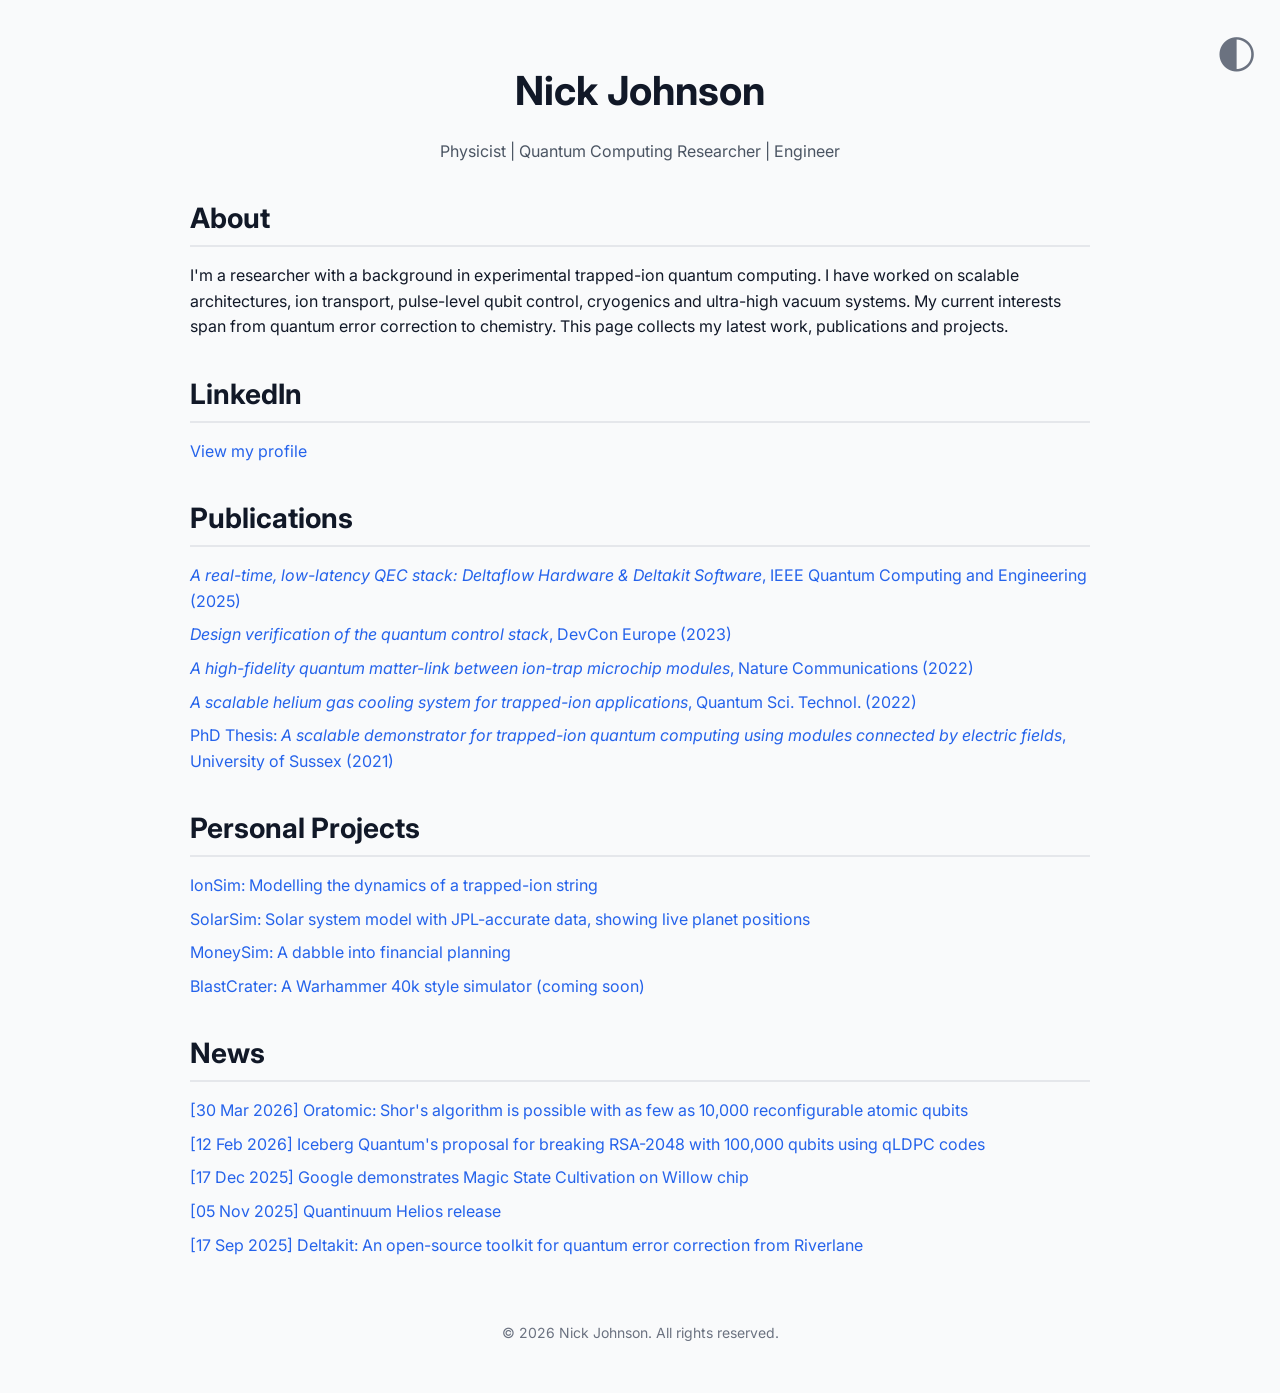
<file: index.html>
<!DOCTYPE html>
<html lang="en">
<head>
  <!-- Google tag (gtag.js) -->
  <script async src="https://www.googletagmanager.com/gtag/js?id=G-VW1NP9LJGQ"></script>
  <script>
    window.dataLayer = window.dataLayer || [];
    function gtag(){dataLayer.push(arguments);}
    gtag('js', new Date());
  
    gtag('config', 'G-VW1NP9LJGQ');
  </script>
  
  <meta charset="UTF-8">
  <meta name="viewport" content="width=device-width, initial-scale=1.0">
  <title>Nick Johnson</title>
  <link href="https://fonts.googleapis.com/css2?family=Inter:wght@400;600;700&display=swap" rel="stylesheet">
  <style>
    body {
      font-family: 'Inter', sans-serif;
      margin: 0;
      padding: 0;
      background-color: #f9fafb;
      color: #111827;
      line-height: 1.6;
      transition: background-color 0.3s, color 0.3s;
    }
    body.dark {
      background-color: #111827;
      color: #f3f4f6;
    }
    a {
      color: #2563eb;
      text-decoration: none;
      transition: color 0.3s;
    }
    body.dark a {
      color: #93c5fd;
    }
    a:hover {
      text-decoration: underline;
    }
    .container {
      max-width: 900px;
      margin: auto;
      padding: 2rem 1rem;
    }
    h1, h2 {
      margin-bottom: 0.5rem;
      font-weight: 700;
    }
    h1 {
      font-size: 2.5rem;
      text-align: center;
    }
    h2 {
      font-size: 1.75rem;
      margin-top: 2rem;
      border-bottom: 2px solid #e5e7eb;
      padding-bottom: 0.25rem;
    }
    body.dark h2 {
      border-color: #374151;
    }
    ul {
      list-style-type: none;
      padding-left: 0;
    }
    li {
      margin-bottom: 0.5rem;
    }
    .section {
      margin-bottom: 2rem;
    }
    .footer {
      text-align: center;
      font-size: 0.875rem;
      color: #6b7280;
      margin-top: 4rem;
      padding-bottom: 1rem;
    }
    body.dark .footer {
      color: #b4bbc7;
    }
    .toggle {
      position: fixed;
      top: 1rem;
      right: 1rem;
      background-color: transparent;
      color: #6b7280;
      border: none;
      padding: 0.5rem;
      border-radius: 50%;
      cursor: pointer;
      font-size: 2.8rem;
      transition: color 0.3s, transform 0.3s;
    }
    .toggle:hover {
      transform: scale(1.1);
    }
    body.dark .toggle {
      color: #d1d5db;
    }
    .subtitle {
      text-align: center;
      color: #4b5563; /* doesn't change in light mode */
    }
    body.dark .subtitle {
      color: #b4bbc7; /* lighter grey in dark mode */
    }
    @media (max-width: 600px) {
      h1 {
        font-size: 2rem;
      }
      h2 {
        font-size: 1.5rem;
      }
      .toggle {
        font-size: 2.4rem;
      }
    }
  </style>
</head>
<body>
  <button class="toggle" id="themeToggle" aria-label="Toggle Dark Mode">◐</button>
  <div class="container">
    <header class="section">
      <h1>Nick Johnson</h1>
      <p class="subtitle">Physicist | Quantum Computing Researcher | Engineer</p>
    </header>

    <section class="section">
      <h2>About</h2>
      <p>I'm a researcher with a background in experimental trapped-ion quantum computing. I have worked on scalable architectures, ion transport, pulse-level qubit control, cryogenics and ultra-high vacuum systems. My current interests span from quantum error correction to chemistry. This page collects my latest work, publications and projects.</p>
    </section>

    <section class="section">
      <h2>LinkedIn</h2>
      <ul>
        <li><a href="https://www.linkedin.com/in/nickianjohnson/" target="_blank">View my profile</a></li>
      </ul>
    </section>

    <section class="section">
      <h2>Publications</h2>
      <ul>
        <li><a href="https://ieeexplore.ieee.org/document/11249874" target="_blank"><i>A real-time, low-latency QEC stack: Deltaflow Hardware & Deltakit Software</i>, IEEE Quantum Computing and Engineering (2025)</a></li>
        <li><a href="https://arxiv.org/abs/2310.05229" target="_blank"><i>Design verification of the quantum control stack</i>, DevCon Europe (2023)</a></li>
        <li><a href="https://www.nature.com/articles/s41467-022-35285-3" target="_blank"><i>A high-fidelity quantum matter-link between ion-trap microchip modules</i>, Nature Communications (2022)</a></li>
        <li><a href="https://iopscience.iop.org/article/10.1088/2058-9565/ac5d7d/meta" target="_blank"><i>A scalable helium gas cooling system for trapped-ion applications</i>, Quantum Sci. Technol. (2022)</a></li>
        <li><a href="https://sussex.figshare.com/articles/thesis/A_scalable_demonstrator_for_trapped-ion_quantum_computing_using_modules_connected_by_electric_fields/23487251?file=41195876" target="_blank">PhD Thesis: <i>A scalable demonstrator for trapped-ion quantum computing using modules connected by electric fields</i>, University of Sussex (2021)</a></li>
      </ul>
    </section>

    <section class="section">
      <h2>Personal Projects</h2>
      <ul>
        <li><a href="/ionsim" target="_blank">IonSim: Modelling the dynamics of a trapped-ion string</a></li>
        <li><a href="/solarsim" target="_blank">SolarSim: Solar system model with JPL-accurate data, showing live planet positions</a></li>
        <li><a href="/moneysim" target="_blank">MoneySim: A dabble into financial planning</a></li>
        <li><a href="https://blastcrater.net" target="_blank">BlastCrater: A Warhammer 40k style simulator (coming soon)</a></li>
      </ul>
    </section>

    <section class="section">
      <h2>News</h2>
      <ul>
        <li><a href="https://arxiv.org/abs/2603.28627" target="_blank">[30 Mar 2026] Oratomic: Shor's algorithm is possible with as few as 10,000 reconfigurable atomic qubits</a></li>
        <li><a href="https://arxiv.org/abs/2602.11457" target="_blank">[12 Feb 2026] Iceberg Quantum's proposal for breaking RSA-2048 with 100,000 qubits using qLDPC codes</a></li>
        <li><a href="https://www.linkedin.com/posts/emmarosenfeld_im-excited-to-announce-our-latest-work-on-activity-7406871333004881920-wS8f/" target="_blank">[17 Dec 2025] Google demonstrates Magic State Cultivation on Willow chip</a></li>
        <li><a href="https://www.quantinuum.com/blog/introducing-helios-the-most-accurate-quantum-computer-in-the-world" target="_blank">[05 Nov 2025] Quantinuum Helios release</a></li>
        <li><a href="https://www.riverlane.com/deltakit" target="_blank">[17 Sep 2025] Deltakit: An open-source toolkit for quantum error correction from Riverlane</a></li>
      </ul>
    </section>

    <footer class="footer">
      © 2026 Nick Johnson. All rights reserved.
    </footer>
  </div>
  <script>
    const toggleButton = document.getElementById('themeToggle');
    function updateIcon() {
      toggleButton.textContent = document.body.classList.contains('dark') ? '◑' : '◐';
    }
    function toggleDarkMode() {
      document.body.classList.toggle('dark');
      localStorage.setItem('darkMode', document.body.classList.contains('dark'));
      updateIcon();
    }
    toggleButton.addEventListener('click', toggleDarkMode);
    if (localStorage.getItem('darkMode') === 'true') {
      document.body.classList.add('dark');
    }
    updateIcon();
  </script>
</body>
</html>
</file>
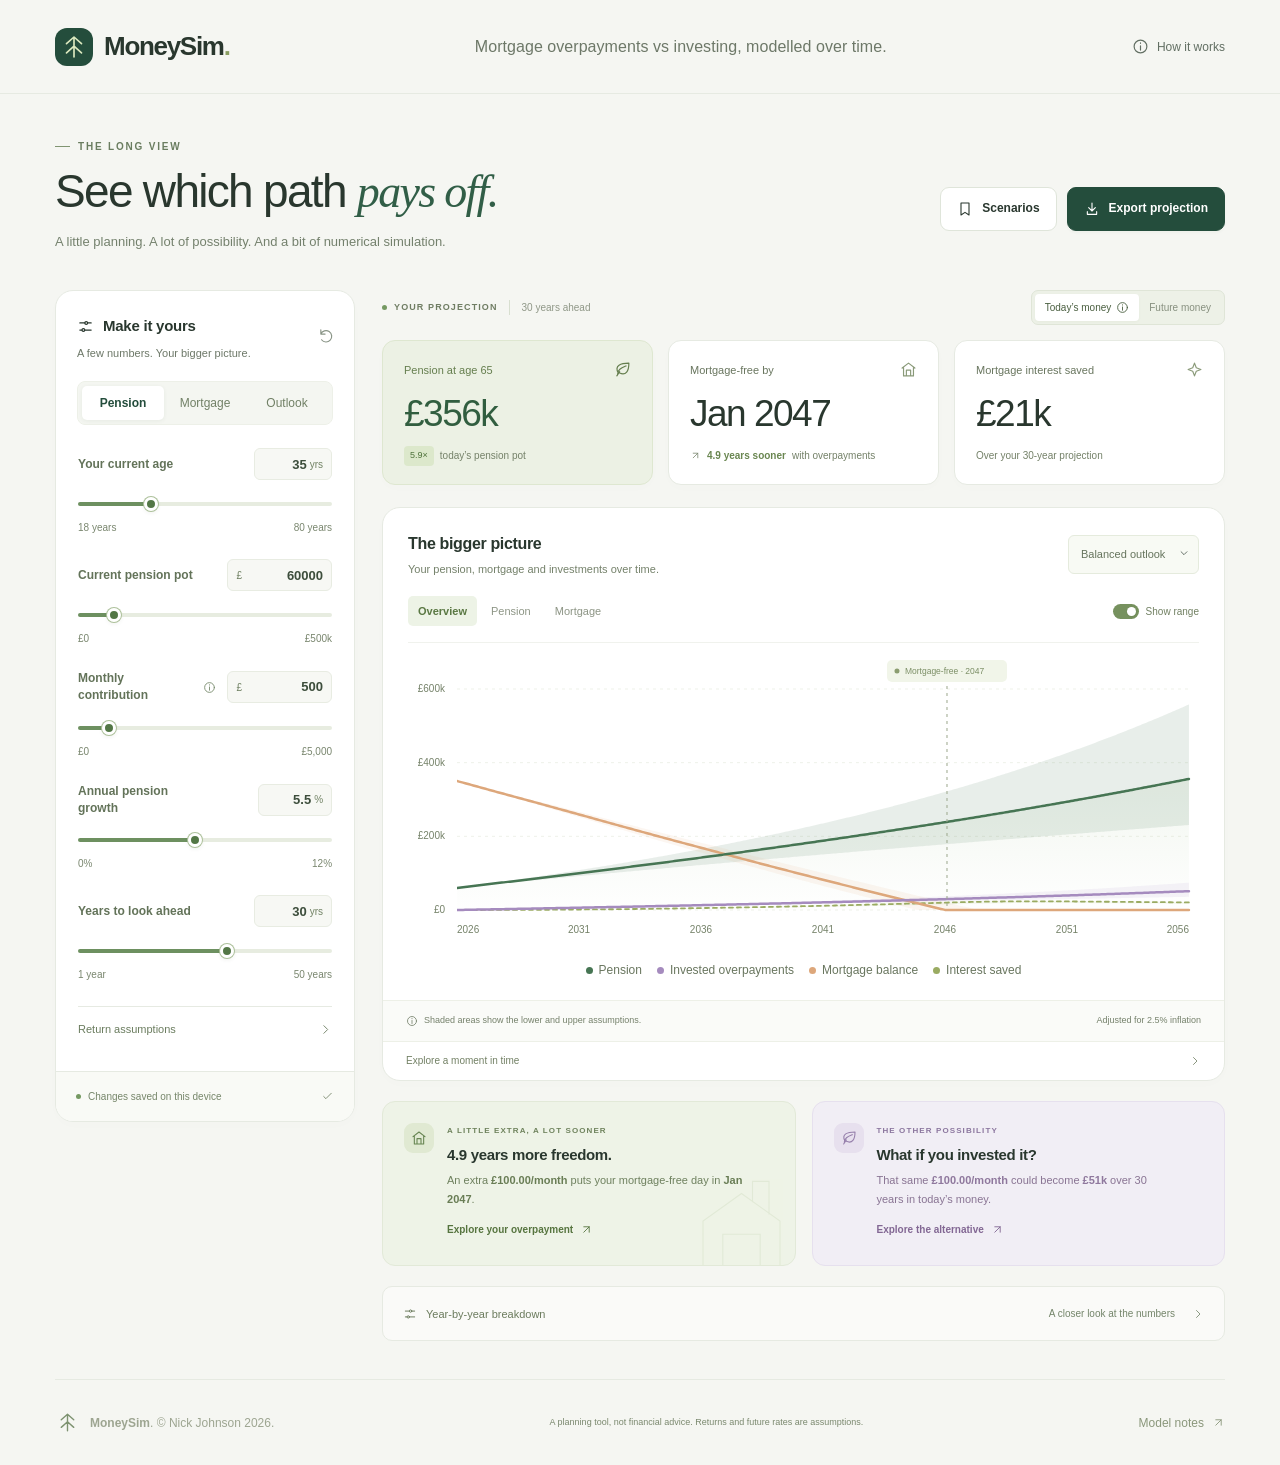
<file: moneysim/index.html>
<!doctype html>
<html lang="en-GB">
<head>
  <!-- Google tag (gtag.js) -->
  <script async src="https://www.googletagmanager.com/gtag/js?id=G-VW1NP9LJGQ"></script>
  <script>
    window.dataLayer = window.dataLayer || [];
    function gtag(){dataLayer.push(arguments);}
    gtag('js', new Date());
  
    gtag('config', 'G-VW1NP9LJGQ');
  </script>
  
  <meta charset="UTF-8">
  <meta name="viewport" content="width=device-width, initial-scale=1, viewport-fit=cover">
  <meta name="theme-color" content="#f5f6f2">
  <meta name="description" content="A clearer view of your financial future. Explore your pension, mortgage and investment possibilities with an interactive personal finance planner.">
  <title>MoneySim — Go further</title>
  <link rel="icon" type="image/svg+xml" href="data:image/svg+xml,%3Csvg%20xmlns%3D%22http%3A%2F%2Fwww.w3.org%2F2000%2Fsvg%22%20viewBox%3D%220%200%2036%2036%22%3E%3Crect%20width%3D%2236%22%20height%3D%2236%22%20rx%3D%2210%22%20fill%3D%22%23244d3c%22%2F%3E%3Cpath%20d%3D%22M18%2030V6M9%2014L18%206L27%2014M9%2025L18%2017L27%2025%22%20fill%3D%22none%22%20stroke%3D%22%23dce9bf%22%20stroke-width%3D%222%22%20stroke-linecap%3D%22round%22%20stroke-linejoin%3D%22round%22%2F%3E%3C%2Fsvg%3E">
  <link rel="stylesheet" href="styles.css">
  <script src="model.js" defer></script>
  <script src="app.js" defer></script>
</head>
<body>
  <svg xmlns="http://www.w3.org/2000/svg" class="icon-library" aria-hidden="true">
    <symbol id="i-arrow" viewBox="0 0 24 24"><path d="M7 17 17 7M7 7h10v10"/></symbol>
    <symbol id="i-download" viewBox="0 0 24 24"><path d="M12 3v12m-5-5 5 5 5-5M5 16v4h14v-4"/></symbol>
    <symbol id="i-save" viewBox="0 0 24 24"><path d="M6 3h12v18l-6-4-6 4z"/></symbol>
    <symbol id="i-reset" viewBox="0 0 24 24"><path d="M4 10a8 8 0 1 1 1 8M4 4v6h6"/></symbol>
    <symbol id="i-sliders" viewBox="0 0 24 24"><path d="M4 7h7m4 0h5M4 17h3m4 0h9"/><circle cx="13" cy="7" r="2"/><circle cx="9" cy="17" r="2"/></symbol>
    <symbol id="i-leaf" viewBox="0 0 24 24"><path d="M5 19c0-7 5-9 12-12M6 17C0 6 10 3 21 3c0 11-4 18-13 14M4 21l4-6"/></symbol>
    <symbol id="i-home" viewBox="0 0 24 24"><path d="m3 10 9-7 9 7M5 9v12h14V9M9 21v-8h6v8"/></symbol>
    <symbol id="i-spark" viewBox="0 0 24 24"><path d="m12 3 2.5 6.5L21 12l-6.5 2.5L12 21l-2.5-6.5L3 12l6.5-2.5z"/></symbol>
    <symbol id="i-chevron" viewBox="0 0 24 24"><path d="m9 5 7 7-7 7"/></symbol>
    <symbol id="i-info" viewBox="0 0 24 24"><circle cx="12" cy="12" r="9"/><path d="M12 11v6m0-10v.5"/></symbol>
    <symbol id="i-check" viewBox="0 0 24 24"><path d="m5 12 4 4L19 6"/></symbol>
    <symbol id="i-close" viewBox="0 0 24 24"><path d="m6 6 12 12M6 18 18 6"/></symbol>
    <symbol id="i-plus" viewBox="0 0 24 24"><path d="M12 5v14M5 12h14"/></symbol>
  </svg>
  <a class="skip-link" href="#main">Skip to planner</a>
  <header class="site-header">
    <a class="brand" href="./" aria-label="MoneySim home"><span class="brand-mark"><svg viewBox="0 0 36 36" aria-hidden="true"><path d="M18 30V6M9 14L18 6L27 14M9 25L18 17L27 25"/></svg></span>MoneySim<span class="brand-dot">.</span></a>
    <div class="header-center">Mortgage overpayments vs investing, modelled over time.</div>
    <button class="text-button help-button" id="how-it-works"><svg class="icon"><use href="#i-info"/></svg><span>How it works</span></button>
  </header>

  <main id="main" class="page-shell">
    <section class="page-intro">
      <div><p class="eyebrow"><span></span> THE LONG VIEW</p><h1>See which path <em>pays off.</em></h1><p class="intro-copy">A little planning. A lot of possibility. And a bit of numerical simulation.</p></div>
      <div class="intro-actions"><button class="button button-light" id="save-scenario"><svg class="icon"><use href="#i-save"/></svg>Scenarios<span class="scenario-count" id="scenario-count" hidden>0</span></button><button class="button button-dark" id="export"><svg class="icon"><use href="#i-download"/></svg><span>Export <span class="desktop-word">projection</span></span></button></div>
    </section>

    <div class="workspace">
      <aside class="controls-panel" aria-label="Model parameters">
        <div class="panel-heading"><div><h2><svg class="icon"><use href="#i-sliders"/></svg>Make it yours</h2><p>A few numbers. Your bigger picture.</p></div><div class="panel-header-actions"><button id="reset" class="icon-button" aria-label="Reset all parameters" title="Reset to app defaults"><svg class="icon"><use href="#i-reset"/></svg></button><button id="mobile-controls-toggle" class="mobile-controls-toggle" aria-expanded="false" aria-controls="controls-content"><span>Adjust</span><svg class="icon"><use href="#i-chevron"/></svg></button></div></div>
        <div id="controls-content">
        <div class="control-tabs" role="tablist" aria-label="Parameter category">
          <button id="tab-pension" role="tab" aria-selected="true" aria-controls="panel-pension" data-panel="pension">Pension</button>
          <button id="tab-mortgage" role="tab" aria-selected="false" aria-controls="panel-mortgage" data-panel="mortgage" tabindex="-1">Mortgage</button>
          <button id="tab-outlook" role="tab" aria-selected="false" aria-controls="panel-outlook" data-panel="outlook" tabindex="-1">Outlook</button>
        </div>
        <div class="parameter-panel" role="tabpanel" id="panel-pension" aria-labelledby="tab-pension">
          <div data-control="age"></div><div data-control="pension"></div><div data-control="contribution"></div><div data-control="pensionReturn"></div><div data-control="years"></div>
          <details class="advanced"><summary>Return assumptions<svg class="icon"><use href="#i-chevron"/></svg></summary><p class="field-description">Explore a range of possible annual returns, after fees and before inflation.</p><div data-control="pensionLow"></div><div data-control="pensionHigh"></div></details>
        </div>
        <div class="parameter-panel" role="tabpanel" id="panel-mortgage" aria-labelledby="tab-mortgage" hidden>
          <div data-control="mortgage"></div><div data-control="currentRate"></div><div data-control="requiredPayment"></div><div data-control="totalPayment"></div>
          <div class="derived-value"><span>Your monthly overpayment</span><strong id="overpayment-value">£100.00</strong></div>
          <p class="field-description" id="term-description"></p>
          <button class="schedule-button" id="edit-schedule"><svg class="icon"><use href="#i-sliders"/></svg>Future mortgage rates<svg class="icon"><use href="#i-chevron"/></svg></button>
        </div>
        <div class="parameter-panel" role="tabpanel" id="panel-outlook" aria-labelledby="tab-outlook" hidden>
          <div class="date-control"><label for="start-date">Projection starts</label><input id="start-date" type="date" min="1900-01-01" max="2200-12-31"></div>
          <div data-control="inflation"></div><div data-control="stockReturn"></div>
          <details class="advanced" open><summary>Investment return range<svg class="icon"><use href="#i-chevron"/></svg></summary><div class="investment-return-range"><div data-control="stockLow"></div><div data-control="stockHigh"></div></div></details>
          <p class="field-description">The investment alternative puts your monthly overpayment into the market for the full projection.</p>
        </div>
        </div>
        <div class="controls-footer"><span class="status-dot"></span><span id="storage-status">Changes saved on this device</span><svg class="icon"><use href="#i-check"/></svg></div>
      </aside>

      <section class="results-panel" aria-label="Your projection">
        <div class="results-toolbar"><div class="live-label"><span class="status-dot"></span>YOUR PROJECTION<span class="projection-duration" id="projection-duration">30 years ahead</span></div><div class="money-toggle" role="group" aria-label="Value display"><span class="money-help"><button class="active" data-money="real" aria-pressed="true" aria-describedby="today-money-help">Today’s money<svg class="icon" aria-hidden="true"><use href="#i-info"/></svg></button><span id="today-money-help" class="parameter-tooltip" role="tooltip" hidden>Adjusted for inflation</span></span><button data-money="nominal" aria-pressed="false">Future money</button></div></div>
        <div id="validation-error" class="validation-error" role="alert" hidden></div>
        <div id="model-warning" class="model-warning" role="status" hidden></div>
        <div class="metric-grid">
          <article class="metric-card pension-card"><div class="metric-label"><span id="pension-label">Pension at age 65</span><svg class="icon"><use href="#i-leaf"/></svg></div><div class="metric-value" id="pension-value">—</div><div class="metric-description"><span class="metric-pill" id="pension-growth">—</span><span id="pension-caption">over today’s pot</span></div></article>
          <article class="metric-card"><div class="metric-label"><span>Mortgage-free by</span><svg class="icon"><use href="#i-home"/></svg></div><div class="metric-value" id="payoff-value">—</div><div class="metric-description" id="payoff-description">Finding your finish line</div></article>
          <article class="metric-card"><div class="metric-label"><span>Mortgage interest saved</span><svg class="icon"><use href="#i-spark"/></svg></div><div class="metric-value" id="interest-value">—</div><div class="metric-description" id="interest-description">By making overpayments</div></article>
        </div>

        <article class="chart-card">
          <div class="chart-heading"><div><h2>The bigger picture</h2><p id="chart-subtitle">Your pension, mortgage and investments over time.</p></div><label class="scenario-select"><span class="sr-only">Projection scenario</span><select id="scenario-select"><option value="base">Balanced outlook</option><option value="low">Cautious outlook</option><option value="high">Optimistic outlook</option></select><svg class="icon"><use href="#i-chevron"/></svg></label></div>
          <div class="chart-options"><div class="chart-tabs" role="group" aria-label="Chart view"><button data-view="overview" class="active" aria-pressed="true">Overview</button><button data-view="pension" aria-pressed="false">Pension</button><button data-view="mortgage" aria-pressed="false">Mortgage</button></div><label class="switch-label"><input id="show-range" type="checkbox" checked><span class="switch-track"></span><span>Show range</span></label></div>
          <div class="chart-container" id="chart-container"><svg id="projection-chart" role="img" aria-label="Your financial projection" aria-describedby="chart-desc"><desc id="chart-desc">An interactive chart. Use the timeline slider below or open the yearly breakdown for exact values.</desc></svg><div id="chart-tooltip" class="chart-tooltip" hidden></div></div>
          <div class="chart-legend" id="chart-legend"><button data-series="pension" aria-pressed="true"><span class="legend-dot pension"></span>Pension</button><button data-series="investment" aria-pressed="true"><span class="legend-dot investment"></span>Invested overpayments</button><button data-series="mortgage" aria-pressed="true"><span class="legend-dot mortgage"></span>Mortgage balance</button><button data-series="interestSaved" aria-pressed="true"><span class="legend-dot interestSaved"></span>Interest saved</button></div>
          <div class="chart-footer"><span class="chart-footnote"><svg class="icon"><use href="#i-info"/></svg><span id="range-note">Shaded areas show the lower and upper assumptions.</span></span><span id="money-note">Adjusted for 2.5% inflation</span></div>
          <details class="timeline-details"><summary>Explore a moment in time<svg class="icon"><use href="#i-chevron"/></svg></summary><div class="timeline-controls"><label for="timeline" id="timeline-label">Year 0</label><input id="timeline" type="range" min="0" max="360" value="0" aria-describedby="timeline-values"><div id="timeline-values" class="timeline-values" aria-live="polite"></div></div></details>
        </article>

        <div class="insight-grid">
          <article class="insight-card freedom-card"><div class="insight-icon"><svg class="icon"><use href="#i-home"/></svg></div><div><p class="eyebrow">A LITTLE EXTRA, A LOT SOONER</p><h3 id="freedom-title">Bring your mortgage-free day closer.</h3><p id="freedom-copy">See what a monthly overpayment could do.</p><button class="inline-link" id="adjust-overpayment">Explore your overpayment<svg class="icon"><use href="#i-arrow"/></svg></button></div><svg class="freedom-decoration" viewBox="0 0 100 100" aria-hidden="true"><path d="M10 95V50l35-25 35 25v45M28 95V62h34v33M55 33V14h15v30"/></svg></article>
          <article class="insight-card investment-card"><div class="insight-icon"><svg class="icon"><use href="#i-leaf"/></svg></div><div><p class="eyebrow">THE OTHER POSSIBILITY</p><h3>What if you invested it?</h3><p id="investment-copy">Your monthly overpayment could grow into an investment pot.</p><button class="inline-link" id="explore-investment">Explore the alternative<svg class="icon"><use href="#i-arrow"/></svg></button></div></article>
        </div>

        <details class="breakdown" id="breakdown"><summary><span><svg class="icon"><use href="#i-sliders"/></svg>Year-by-year breakdown</span><span class="breakdown-hint">A closer look at the numbers<svg class="icon"><use href="#i-chevron"/></svg></span></summary><div class="table-scroll" tabindex="0" role="region" aria-label="Yearly projection table"><table><caption id="table-caption">Annual balances in today’s money</caption><thead><tr><th scope="col">Date / age</th><th scope="col">Pension</th><th scope="col">Mortgage</th><th scope="col">Without overpaying</th><th scope="col">Interest saved</th><th scope="col">Invested instead</th></tr></thead><tbody id="yearly-table"></tbody></table></div></details>
      </section>
    </div>
    <footer class="page-footer"><div><span class="footer-mark" aria-hidden="true"><svg viewBox="0 0 36 36"><path d="M18 30V6M9 14L18 6L27 14M9 25L18 17L27 25"/></svg></span><span><strong>MoneySim</strong>. <span class="footer-tagline">© Nick Johnson 2026.</span></span></div><p>A planning tool, not financial advice. Returns and future rates are assumptions.</p><button class="text-button" id="model-notes">Model notes<svg class="icon"><use href="#i-arrow"/></svg></button></footer>
  </main>

  <dialog id="notes-dialog" class="modal"><div class="modal-header"><p class="eyebrow">A CLEARER PICTURE</p><button class="icon-button" data-close aria-label="Close model notes"><svg class="icon"><use href="#i-close"/></svg></button></div><h2>A little context for your future.</h2><div class="notes-content"><p>This planner follows your financial future, calculating and graphing your pension and mortgage over time. It shows what might happen if you replace any mortgage overpayments with investments in the stock market instead. Just remember, it's not financial advice - you'll need an expert for that.</p><h3>How the numbers grow</h3><p>Pension contributions and invested overpayments are added at the start of each month, then grow at the annual rate converted to a compounded monthly rate. Contributions stay fixed in pounds. Returns are assumed to be after fees.</p><h3>Your mortgage</h3><p>The starting required payment is estimated over a 25-year remaining term, with a £100 monthly overpayment. You can edit both payments. The remaining term is inferred from your starting balance, current rate and required payment. The standard payment is recalculated each month against that original term. The overpayment path uses your fixed total payment and your future rate schedule. Mortgage rates use the same effective monthly conversion as the Python model, which may differ from a lender’s calculation.</p><h3>The investment alternative</h3><p>The difference between your total and required payment is invested every month for the entire projection, including after the mortgage is cleared. Released mortgage payments are not reinvested. The investment pot and interest saving are separate measures, so this is not a like-for-like comparison of total wealth.</p><h3>Today’s money and the range</h3><p>Today’s money discounts each future value by your inflation assumption. Future money shows the undiscounted pounds. Shaded ranges use your lower and upper assumptions; they are not statistical confidence intervals. A cautious outlook pairs lower investment returns with higher mortgage rates; an optimistic outlook does the reverse.</p><h3>What’s outside the model</h3><p>Taxes, tax relief, pension withdrawals, contribution increases, overpayment limits and charges, property value, and remortgage fees are not included. Savings are measured through the selected projection end date. The source model does not add unpaid interest to a mortgage balance; a warning appears if a payment fails to cover interest.</p><h3>Saved just for you</h3><p>Your inputs and named scenarios are stored in this browser when local storage is available. Export downloads a CSV with monthly results, your inputs, and the mortgage schedule. No account or connection is needed.</p></div><button class="button button-dark modal-done" data-close>Back to my future<svg class="icon"><use href="#i-arrow"/></svg></button></dialog>

  <dialog id="scenarios-dialog" class="modal"><div class="modal-header"><p class="eyebrow">ROOM TO GROW</p><button class="icon-button" data-close aria-label="Close scenarios"><svg class="icon"><use href="#i-close"/></svg></button></div><h2>A plan for every possibility.</h2><p>Save your current inputs, then try something new. Come back to any scenario whenever you like.</p><form id="scenario-form"><label for="scenario-name">Give this scenario a name</label><div class="save-form-row"><input id="scenario-name" placeholder="e.g. A little more each month" maxlength="60" required><button class="button button-dark" type="submit"><svg class="icon"><use href="#i-plus"/></svg>Save</button></div></form><div id="saved-scenarios" class="saved-scenarios"></div><p class="modal-note">Saved on this device and in this browser.</p></dialog>

  <dialog id="schedule-dialog" class="modal schedule-modal"><div class="modal-header"><p class="eyebrow">LOOKING AHEAD</p><button class="icon-button" data-close aria-label="Close mortgage rate schedule"><svg class="icon"><use href="#i-close"/></svg></button></div><h2>Your mortgage rate path.</h2><p>Set the dates and annual rates for future fixes. The first rate also applies before its start date. These are assumptions you can update with your own quotes.</p><form id="schedule-form"><div class="schedule-table-wrap"><table class="schedule-table"><thead><tr><th scope="col">From</th><th scope="col">Lower %</th><th scope="col">Base %</th><th scope="col">Upper %</th><th><span class="sr-only">Remove</span></th></tr></thead><tbody id="schedule-rows"></tbody></table></div><button type="button" id="add-rate" class="inline-link"><svg class="icon"><use href="#i-plus"/></svg>Add rate period</button><p id="schedule-error" role="alert" class="schedule-error" hidden></p><div class="schedule-modal-footer"><button type="button" class="button button-light" data-close>Cancel</button><button type="submit" class="button button-dark">Apply rate schedule<svg class="icon"><use href="#i-check"/></svg></button></div></form></dialog>
  <div class="mobile-live-bar" id="mobile-live-bar"><div><span id="mobile-result-label">Projected pension</span><strong id="mobile-result-value">—</strong></div><button class="button button-dark" id="view-projection">View projection<svg class="icon"><use href="#i-arrow"/></svg></button></div>
  <div id="toast" class="toast" role="status" aria-live="polite" hidden></div>
  <noscript><div class="noscript">Enable JavaScript to use the interactive planner. All calculations run locally in your browser.</div></noscript>
</body>
</html>
</file>
<file: moneysim/styles.css>
:root{--bg:#f5f6f2;--surface:#fff;--ink:#29372e;--muted:#7d867f;--green:#315e47;--deep:#244d3c;--line:#e6eae2;--lime:#dce9bf;--pension:#467553;--investment:#a58bbe;--mortgage:#dda77b;--interest:#9aab62;--radius:18px;--shadow:0 3px 14px #283a2c03;font-family:"Avenir Next",Avenir,-apple-system,BlinkMacSystemFont,"Segoe UI",sans-serif;color:var(--ink);background:var(--bg);font-synthesis:none}
*{box-sizing:border-box}body{margin:0;font-size:14px;line-height:1.5;-webkit-font-smoothing:antialiased}button,input,select{font:inherit}button,a,input,select,summary{-webkit-tap-highlight-color:transparent}button{cursor:pointer}button{color:inherit}button:disabled{cursor:not-allowed;opacity:.5}button,a,input,select,summary{touch-action:manipulation}button:focus-visible,a:focus-visible,input:focus-visible,select:focus-visible,summary:focus-visible,[tabindex]:focus-visible{outline:3px solid #87a878;outline-offset:4px}button{border:0;background:none}a{color:inherit}h1,h2,h3,p{margin:0}button{transition:background .16s ease,color .16s ease,box-shadow .16s ease,transform .16s ease}button:hover{filter:brightness(.97)}[hidden]{display:none!important}.icon-library{position:absolute;width:0;height:0;overflow:hidden}.icon{height:19px;width:19px;fill:none;stroke:currentColor;stroke-width:1.65;stroke-linecap:round;stroke-linejoin:round;flex-shrink:0}.sr-only{position:absolute;width:1px;height:1px;padding:0;margin:-1px;overflow:hidden;clip:rect(0,0,0,0);white-space:nowrap;border:0}.skip-link{position:fixed;top:-100px;left:20px;background:var(--deep);color:white;padding:12px 20px;z-index:100}.skip-link:focus{top:12px}.site-header{max-width:1600px;margin:auto;height:94px;padding:0 4.3%;display:flex;align-items:center;justify-content:space-between;border-bottom:1px solid var(--line);gap:24px}.brand{display:flex;align-items:center;text-decoration:none;font-size:26px;font-weight:650;letter-spacing:-1.3px}.brand-mark{display:flex;align-items:center;justify-content:center;width:38px;height:38px;background:var(--deep);border-radius:12px;margin-right:11px}.brand-mark svg{width:30px;height:30px;fill:none;stroke:var(--lime);stroke-width:2;stroke-linecap:round;stroke-linejoin:round}.brand-dot{color:#8a9f62}.header-center{display:flex;align-items:center;gap:9px;font-size:16px;color:var(--muted);letter-spacing:.05px}.status-dot{height:6px;width:6px;background:#759962;border-radius:50%;display:inline-block;flex-shrink:0}.text-button{display:inline-flex;align-items:center;gap:8px;font-size:12px;min-height:44px;padding:8px 0;color:#626f63}.help-button .icon{width:17px}.page-shell{max-width:1600px;padding:45px 4.3% 0;margin:auto}.page-intro{display:flex;align-items:center;justify-content:space-between;gap:24px;margin-bottom:37px}.eyebrow{font-size:10px;font-weight:650;letter-spacing:1.8px}.page-intro .eyebrow{display:flex;align-items:center;gap:8px;margin-bottom:10px;color:#6a7d60}.page-intro .eyebrow>span{width:15px;height:1px;background:#809572}h1{font-size:46px;font-weight:500;line-height:1.2;letter-spacing:-1.7px}h1 em{font-family:Georgia,"Times New Roman",serif;font-weight:400;color:var(--green)}.intro-copy{color:var(--muted);font-size:13px;margin-top:12px;line-height:1.7}.mobile-break{display:none}.intro-actions{display:flex;gap:10px;padding-top:25px}.button{display:inline-flex;align-items:center;justify-content:center;gap:9px;min-height:44px;border-radius:9px;padding:12px 16px;font-size:12px;font-weight:550;white-space:nowrap;line-height:1.2}.button .icon{width:16px;height:16px}.button-light{background:#fff;border:1px solid #dfe5da}.button-light:hover{background:#f5f8f0}.button-dark{background:var(--deep);color:white;border:1px solid var(--deep);box-shadow:0 2px 3px #1d342b08}.button-dark:hover{background:#356147;transform:translateY(-1px)}.scenario-count{background:#edf1e8;border-radius:4px;min-width:18px;font-size:10px;padding:1px 4px}.workspace{display:grid;grid-template-columns:300px minmax(0,1fr);gap:27px;align-items:start}.controls-panel{border:1px solid var(--line);background:white;border-radius:var(--radius);box-shadow:var(--shadow);overflow:hidden}.panel-heading{display:flex;justify-content:space-between;align-items:center;padding:24px 21px 20px;gap:5px}.panel-heading h2{display:flex;align-items:center;gap:9px;font-size:15px;font-weight:600;letter-spacing:-.25px}.panel-heading h2 .icon{height:17px;width:17px}.panel-heading p{font-size:11px;color:var(--muted);margin-top:7px;white-space:nowrap}.icon-button{display:flex;align-items:center;justify-content:center;min-width:40px;min-height:40px;border-radius:9px;color:#8a9587}.icon-button:hover{background:#f0f3ec}.icon-button .icon{height:17px;width:17px}.panel-heading>.icon-button{min-width:30px;margin-right:-7px;align-self:flex-start}.control-tabs{display:flex;margin:0 21px;padding:4px;border:1px solid #edf0e8;background:#f4f6f1;border-radius:8px}.control-tabs button{flex:1;font-size:11px;min-height:34px;border-radius:5px;color:#7b8477}.control-tabs button[aria-selected=true]{background:white;color:var(--deep);box-shadow:0 1px 4px #253d2710;font-weight:600}.parameter-panel{padding:23px 22px 20px}.parameter-control{margin-bottom:26px}.control-top{display:flex;align-items:center;justify-content:space-between;gap:8px;margin-bottom:14px}.control-top label,.date-control>label{font-size:11px;font-weight:550;color:#667263;line-height:1.4;max-width:52%}.value-input{display:flex;align-items:center;justify-content:flex-end;gap:3px;background:#f7f8f4;border:1px solid #e8ece2;border-radius:6px;min-height:32px;padding:4px 8px;min-width:72px;max-width:134px;color:#3d4e3c}.value-input input{border:0;background:transparent;color:inherit;min-width:0;width:78px;text-align:right;font-size:12px;font-weight:600;outline-offset:1px;padding:0;border-radius:2px;font-variant-numeric:tabular-nums;-moz-appearance:textfield}.value-input input::-webkit-inner-spin-button,.value-input input::-webkit-outer-spin-button{-webkit-appearance:none;margin:0}.value-input input.narrow{width:44px}.value-input span{font-size:10px;color:#829077}.control-limits{display:flex;justify-content:space-between;font-size:9px;color:#a1a99c;margin-top:6px;font-variant-numeric:tabular-nums}input[type=range]{display:block;width:100%;height:20px;margin:0;cursor:pointer;appearance:none;-webkit-appearance:none;background:transparent;--progress:50%}input[type=range]::-webkit-slider-runnable-track{height:4px;border-radius:4px;background:linear-gradient(to right,#6d9060 0%,#6d9060 var(--progress),#e7ece0 var(--progress),#e7ece0 100%)}input[type=range]::-moz-range-track{height:4px;border-radius:4px;background:#e7ece0}input[type=range]::-moz-range-progress{height:4px;background:#6d9060;border-radius:4px}input[type=range]::-webkit-slider-thumb{appearance:none;-webkit-appearance:none;width:14px;height:14px;border:3px solid white;border-radius:50%;background:#537746;box-shadow:0 0 0 1px #adc19b,0 2px 4px #34432313;margin-top:-5px;transition:box-shadow .15s}input[type=range]::-moz-range-thumb{width:9px;height:9px;border:3px solid white;border-radius:50%;background:#537746;box-shadow:0 0 0 1px #adc19b}input[type=range]:hover::-webkit-slider-thumb{box-shadow:0 0 0 5px #72965a17,0 0 0 1px #adc19b}input[type=range]:focus-visible{outline-offset:3px;border-radius:3px}.advanced{border-top:1px solid var(--line);margin-top:4px}.advanced summary{min-height:44px;font-size:11px;color:#708067;display:flex;align-items:center;justify-content:space-between;cursor:pointer;list-style:none}.advanced summary::-webkit-details-marker,summary::-webkit-details-marker{display:none}.advanced summary .icon{width:13px;height:13px;transition:transform .2s}.advanced[open] summary .icon{transform:rotate(90deg)}.advanced .parameter-control:last-child{margin-bottom:7px}.advanced>.field-description{margin:0 0 22px}.field-description{font-size:11px;line-height:1.7;color:#8a9384;margin:12px 0}.controls-footer{background:#f9faf6;display:flex;align-items:center;gap:7px;border-top:1px solid var(--line);padding:17px 20px;font-size:9px;color:#8b9583}.controls-footer>.icon{width:13px;height:13px;margin-left:auto}.controls-footer .status-dot{width:5px;height:5px}.derived-value{display:flex;align-items:center;justify-content:space-between;gap:8px;padding:13px 12px;background:#f0f5e9;border:1px solid #e2ead8;border-radius:8px;font-size:10px;color:#6a7a5c;margin-top:0}.derived-value strong{font-size:13px;font-weight:600;color:#3e6539}.schedule-button{display:flex;align-items:center;gap:9px;border:1px solid var(--line);border-radius:7px;min-height:44px;width:100%;font-size:11px;padding:9px 11px;margin-top:19px}.schedule-button .icon{width:14px;height:14px}.schedule-button .icon:last-child{margin-left:auto;width:12px;color:var(--muted)}.date-control{margin-bottom:27px}.date-control>label{display:block;max-width:none;margin-bottom:10px}.date-control input{width:100%;border:1px solid var(--line);background:#f8f9f5;padding:10px;color:var(--ink);border-radius:6px;font-size:12px;min-height:40px}.results-panel{min-width:0}.results-toolbar{display:flex;justify-content:space-between;gap:12px;align-items:center;min-height:33px;margin:0 0 15px}.live-label{display:flex;align-items:center;gap:7px;font-size:9px;letter-spacing:1.1px;font-weight:600;color:#6f7d63;white-space:nowrap}.live-label>.status-dot{width:5px;height:5px}.projection-duration{font-size:10px;letter-spacing:0;font-weight:400;color:#909888;border-left:1px solid #d8dfd0;margin-left:4px;padding-left:12px}.money-toggle{display:flex;border:1px solid #dfe5d7;border-radius:7px;padding:3px;background:#edf1e7;flex-shrink:0}.money-toggle button{font-size:10px;min-height:27px;padding:5px 10px;color:#87907f;border-radius:4px;white-space:nowrap}.money-toggle button.active{background:#fff;color:#4a5f40;box-shadow:0 1px 3px #33472409}.metric-grid{display:grid;grid-template-columns:repeat(3,minmax(0,1fr));gap:15px;margin-bottom:22px}.metric-card{border:1px solid var(--line);border-radius:13px;background:white;padding:20px 21px 18px;min-height:144px;box-shadow:var(--shadow)}.metric-card.pension-card{background:#ecf1e4;border-color:#dee7d0}.metric-label{display:flex;justify-content:space-between;align-items:center;gap:8px;color:#77846e;font-size:10px}.metric-label .icon{width:17px;height:17px;color:#8a9a79}.pension-card .metric-label,.pension-card .metric-label .icon{color:#657e4e}.metric-value{font-size:35px;font-weight:500;letter-spacing:-1.5px;line-height:1.1;margin:16px 0 11px;font-variant-numeric:tabular-nums;white-space:nowrap}.pension-card .metric-value{color:#315e3f}.metric-description{font-size:9px;color:#929989;display:flex;gap:6px;align-items:center;min-height:20px}.metric-description strong{color:#698650;font-weight:550}.metric-pill{background:#dce8cb;color:#65854a;font-size:9px;padding:3px 6px;border-radius:4px}.chart-card{border:1px solid var(--line);border-radius:var(--radius);background:white;box-shadow:var(--shadow);overflow:hidden}.chart-heading{display:flex;justify-content:space-between;gap:15px;align-items:center;padding:24px 25px 18px}.chart-heading h2{font-size:16px;letter-spacing:-.35px;font-weight:600}.chart-heading p{font-size:10px;color:#92998b;margin-top:5px}.scenario-select{position:relative}.scenario-select select{appearance:none;-webkit-appearance:none;font-size:10px;color:#66745d;background:#f8faf4;border:1px solid #e5ebdd;border-radius:6px;padding:10px 30px 10px 12px;min-height:36px;cursor:pointer}.scenario-select>.icon{position:absolute;right:10px;top:13px;height:10px;width:10px;pointer-events:none;transform:rotate(90deg)}.chart-options{display:flex;justify-content:space-between;align-items:center;gap:12px;margin:0 25px 5px;padding-bottom:15px;border-bottom:1px solid #f0f2ed}.chart-tabs{display:flex;gap:4px}.chart-tabs button{min-height:30px;padding:5px 10px;font-size:10px;color:#8d9585;border-radius:5px}.chart-tabs button.active{background:#edf3e6;color:#5a7843;font-weight:550}.switch-label{display:flex;align-items:center;gap:7px;font-size:9px;color:#8b9482;cursor:pointer;min-height:32px;position:relative}.switch-label>input{position:absolute;opacity:0;width:27px;height:18px;left:0;margin:0}.switch-track{width:26px;height:15px;border-radius:20px;background:#dce2d7;position:relative;transition:background .2s;display:block}.switch-track:after{content:"";position:absolute;left:3px;top:3px;width:9px;height:9px;border-radius:50%;background:white;transition:transform .2s;box-shadow:0 1px 2px #26382012}.switch-label input:checked+.switch-track{background:#76915e}.switch-label input:checked+.switch-track:after{transform:translateX(11px)}.switch-label input:focus-visible+.switch-track{outline:3px solid #87a878;outline-offset:3px}.chart-container{height:294px;position:relative;margin:9px 17px 2px}.chart-container>svg{display:block;width:100%;height:100%;overflow:visible;touch-action:pan-y}.chart-grid{stroke:#eef1e9;stroke-width:1;stroke-dasharray:3 4}.axis-label{fill:#9ba390;font-size:9px;font-family:inherit}.chart-line{fill:none;stroke-width:2.5;stroke-linejoin:round;stroke-linecap:round}.chart-tooltip{position:absolute;background:#fffffff5;border:1px solid #e2e9db;border-radius:10px;box-shadow:0 8px 25px #20322214;padding:12px 14px;z-index:4;pointer-events:none;min-width:198px;font-size:10px;backdrop-filter:blur(8px)}.tooltip-title{display:block;font-size:11px;font-weight:600;margin-bottom:9px}.tooltip-row{display:flex;justify-content:space-between;gap:18px;align-items:center;line-height:2.1;color:#788270}.tooltip-row>span{display:flex;gap:6px;align-items:center}.tooltip-row strong{color:#3d4d35;font-weight:550;font-variant-numeric:tabular-nums}.tooltip-row .legend-dot{height:5px;width:5px}.chart-legend{display:flex;flex-wrap:wrap;justify-content:center;column-gap:15px;row-gap:0;padding:3px 20px 15px}.chart-legend button{display:flex;align-items:center;gap:6px;font-size:9px;min-height:30px;padding:3px 0;color:#818a76}.chart-legend button[aria-pressed=false]{opacity:.4;text-decoration:line-through}.legend-dot{width:7px;height:7px;display:inline-block;border-radius:50%;background:var(--green);flex-shrink:0}.legend-dot.pension{background:var(--pension)}.legend-dot.investment{background:var(--investment)}.legend-dot.mortgage,.legend-dot.standardMortgage{background:var(--mortgage)}.legend-dot.interestSaved{background:var(--interest)}.chart-footer{padding:13px 23px;background:#fafbf8;border-top:1px solid #edf0e7;display:flex;justify-content:space-between;gap:14px;font-size:8px;color:#98a08d;align-items:center}.chart-footnote{display:flex;align-items:center;gap:6px}.chart-footnote .icon{width:12px;height:12px}.chart-footer>span:last-child{white-space:nowrap}.timeline-details{border-top:1px solid #edf0e7}.timeline-details summary{display:flex;align-items:center;justify-content:space-between;min-height:38px;padding:8px 23px;color:#8a957f;font-size:9px;cursor:pointer;list-style:none}.timeline-details summary .icon{width:12px;height:12px}.timeline-details[open] summary .icon{transform:rotate(90deg)}.timeline-controls{padding:8px 23px 18px}.timeline-controls>label{font-size:11px;font-weight:550;margin-bottom:8px;display:block}.timeline-values{display:grid;grid-template-columns:repeat(4,1fr);gap:8px;margin-top:10px;font-size:10px;color:var(--muted)}.timeline-values strong{display:block;font-size:13px;font-weight:550;color:var(--ink);margin-top:3px}.insight-grid{display:grid;grid-template-columns:1fr 1fr;gap:16px;margin-top:20px}.insight-card{border:1px solid #e2e9d8;border-radius:13px;position:relative;padding:21px 21px 18px;display:flex;gap:13px;overflow:hidden;min-height:162px;background:#eef3e7}.insight-icon{width:30px;height:30px;display:flex;justify-content:center;align-items:center;flex-shrink:0;background:#e0e9d2;border-radius:9px;color:#688653}.insight-icon .icon{width:16px;height:16px}.insight-card>div:not(.insight-icon){position:relative;z-index:1}.insight-card .eyebrow{font-size:7px;letter-spacing:1.15px;color:#8c9d79;line-height:1.5;margin-top:2px}.insight-card h3{font-size:15px;font-weight:550;letter-spacing:-.35px;margin-top:7px;line-height:1.4}.insight-card p:not(.eyebrow){font-size:10px;color:#8b967f;line-height:1.7;margin-top:6px;max-width:300px}.insight-card p strong{font-weight:600;color:#697d55}.inline-link{display:flex;align-items:center;gap:7px;padding:8px 0;min-height:36px;font-size:9px;font-weight:550;color:#597646;margin-top:3px}.inline-link .icon{width:13px;height:13px}.freedom-decoration{position:absolute;right:-7px;bottom:-11px;width:110px;height:110px;stroke:#b0c495;stroke-width:1;fill:none;opacity:.2}.investment-card{background:#f1eef5;border-color:#e6e0ee}.investment-card .insight-icon{color:#9780ac;background:#e7e0ee}.investment-card .eyebrow{color:#a492b3}.investment-card p:not(.eyebrow){color:#9a8fa4}.investment-card p strong{color:#8f789d}.investment-card .inline-link{color:#9680a8}.breakdown{margin-top:20px;border:1px solid var(--line);border-radius:10px;background:#ffffff6b;overflow:hidden}.breakdown>summary{display:flex;justify-content:space-between;align-items:center;gap:12px;min-height:53px;padding:14px 20px;cursor:pointer;list-style:none;font-size:10px;color:#77836b}.breakdown>summary>span{display:flex;align-items:center;gap:9px}.breakdown>summary .icon{width:14px;height:14px}.breakdown-hint{font-size:9px;color:#9aA38f}.breakdown-hint .icon{width:12px!important;height:12px!important;margin-left:8px}.breakdown[open] .breakdown-hint .icon{transform:rotate(90deg)}.table-scroll{overflow-x:auto;background:white;padding:0 18px 10px}.table-scroll table{border-collapse:collapse;width:100%;min-width:670px;font-size:10px;text-align:right;font-variant-numeric:tabular-nums}.table-scroll caption{text-align:left;font-size:10px;color:var(--muted);padding:14px 0}.table-scroll th{font-weight:500;color:#7c8b70;white-space:nowrap;padding:13px 9px;border-bottom:1px solid var(--line);background:#f9faf7}.table-scroll td{padding:12px 9px;border-bottom:1px solid #f0f2ec;color:#67735d}.table-scroll td:first-child,.table-scroll th:first-child{text-align:left}.table-scroll td:first-child span{display:block;font-size:9px;color:#a1a896}.table-scroll tbody tr:hover{background:#f8faf4}.page-footer{display:flex;align-items:center;justify-content:space-between;gap:20px;color:#9da591;border-top:1px solid var(--line);margin-top:38px;min-height:86px}.page-footer>div{display:flex;align-items:center;gap:10px;white-space:nowrap;font-size:10px}.footer-mark{font-size:25px;line-height:1;font-weight:600;letter-spacing:-2px;color:#7d9270}.page-footer>p{font-size:9px}.page-footer .text-button{color:#8a977b;font-size:9px;white-space:nowrap}.page-footer .icon{width:13px;height:13px}.validation-error,.model-warning{font-size:12px;line-height:1.6;border-radius:8px;padding:12px 16px;margin-bottom:15px}.validation-error{background:#fff1ee;border:1px solid #e8bfb4;color:#9d4f3a}.model-warning{background:#fcf6e7;border:1px solid #e5d7b2;color:#8d723c}.results-panel.is-invalid .metric-grid,.results-panel.is-invalid .chart-card,.results-panel.is-invalid .insight-grid{opacity:.55}
.modal{width:min(560px,calc(100% - 32px));max-height:calc(100dvh - 48px);border:1px solid #dce4d5;border-radius:20px;padding:29px 32px 30px;color:var(--ink);background:#fcfdf9;box-shadow:0 25px 100px #18362320;overscroll-behavior:contain}.modal::backdrop{background:#20362b55;backdrop-filter:blur(5px)}.modal-header{display:flex;align-items:center;justify-content:space-between;gap:20px;margin-bottom:7px}.modal-header .eyebrow{font-size:9px;color:#8c9b7c}.modal-header .icon-button{margin-right:-10px}.modal h2{font-size:26px;font-weight:500;line-height:1.25;letter-spacing:-1px;margin-bottom:15px}.modal>p,.notes-content p{font-size:12px;line-height:1.8;color:#7d8973}.notes-content h3{font-size:15px;font-weight:600;margin:22px 0 6px}.modal-done{margin-top:24px}.modal form>label{display:block;margin:24px 0 8px;font-size:11px;color:#708060}.save-form-row{display:flex;gap:8px}.save-form-row>input{width:100%;min-width:0;font-size:12px;padding:12px;border:1px solid #dfe6d7;background:white;border-radius:8px;color:var(--ink)}.save-form-row>input::placeholder{color:#a3ad9b}.saved-scenarios{margin-top:24px}.empty-scenarios{border:1px dashed #d9e3ce;padding:28px 15px;text-align:center;border-radius:10px;color:#9aa88e;font-size:12px}.saved-item{display:flex;align-items:center;gap:8px;padding:14px 0;border-bottom:1px solid #e8ede1}.saved-item>div{flex:1;min-width:0}.saved-item h3{font-size:12px;font-weight:550;overflow-wrap:anywhere}.saved-item p{font-size:10px;color:#96a18b;margin-top:5px}.saved-item>.button{font-size:10px;padding:9px 12px;min-height:36px}.modal .modal-note{font-size:10px;color:#a4ad9b;margin-top:18px}.schedule-modal{width:min(680px,calc(100% - 24px))}.schedule-table-wrap{overflow:auto;margin:22px -4px 5px}.schedule-table{width:100%;border-collapse:collapse;min-width:410px}.schedule-table th{font-size:10px;color:#8b987f;font-weight:500;text-align:left;padding:0 5px 10px}.schedule-table td{padding:5px}.schedule-table input{width:100%;min-width:0;padding:9px 6px;font-size:12px;border-radius:5px;border:1px solid #e0e7d8;color:#526447;background:#fff;min-height:40px}.schedule-table input[type=date]{min-width:125px}.schedule-table td:not(:first-child):not(:last-child){width:18%}.schedule-table .icon-button{min-width:32px;min-height:40px}.schedule-table .icon{width:14px;height:14px}.schedule-modal-footer{display:flex;justify-content:flex-end;gap:8px;margin-top:22px}.schedule-error{color:#a44e37;font-size:12px;padding:10px 0}.toast{position:fixed;z-index:20;bottom:max(24px,env(safe-area-inset-bottom));left:50%;transform:translateX(-50%);background:var(--deep);color:#eef5e7;padding:13px 22px;border-radius:10px;box-shadow:0 7px 30px #203d2925;max-width:calc(100vw - 32px);width:max-content;font-size:12px}.noscript{position:fixed;bottom:0;left:0;width:100%;padding:20px;background:#fff0cf;color:#685328;text-align:center}
@media(min-width:1450px){.workspace{grid-template-columns:320px minmax(0,1fr);gap:30px}.chart-container{height:320px}.parameter-panel{padding:27px 25px 24px}.parameter-control{margin-bottom:29px}.metric-value{font-size:40px}.metric-card{padding:22px 24px}.chart-heading{padding-top:26px;padding-bottom:22px}.insight-card{padding:24px}.page-shell{padding-top:50px}.page-intro{margin-bottom:42px}}
@media(max-width:1180px){.site-header{padding:0 3%}.page-shell{padding:34px 3% 0}.workspace{grid-template-columns:270px minmax(0,1fr);gap:20px}.metric-card{padding:17px 15px 14px;min-height:132px}.metric-grid{gap:10px}.metric-value{font-size:29px}.metric-label{font-size:9px}.metric-description{font-size:8px;gap:4px;flex-wrap:wrap}.metric-pill{font-size:8px}.projection-duration{display:none}.chart-heading{padding:22px 20px 16px}.chart-options{margin-left:20px;margin-right:20px}.chart-container{height:280px;margin-left:12px;margin-right:12px}.chart-legend{column-gap:13px;padding-left:15px;padding-right:15px}.chart-legend button{font-size:8px}.chart-footer{padding:12px 18px;flex-wrap:wrap;gap:6px}.insight-card{padding:18px 15px;gap:10px}.insight-icon{width:26px;height:26px}.insight-card h3{font-size:13px}.insight-card .eyebrow{font-size:6.5px;letter-spacing:.8px}.insight-card p:not(.eyebrow){font-size:9px}.panel-heading{padding:22px 18px 18px}.panel-heading p{font-size:10px}.control-tabs{margin:0 18px}.parameter-panel{padding:22px 19px 18px}.controls-footer{padding:16px 18px;font-size:8px}.header-center{font-size:15px}.page-footer{gap:15px}.page-footer>p{max-width:350px;text-align:center}.page-intro h1{font-size:42px}.intro-copy{font-size:12px}}
@media(max-width:950px){.site-header{height:80px;padding:0 4%}.header-center{display:none}.page-shell{padding:30px 4% 0}.page-intro{margin-bottom:28px}.page-intro h1{font-size:38px}.intro-copy{max-width:390px;font-size:11px}.intro-actions{gap:7px}.intro-actions .button{font-size:10px;padding:11px}.desktop-word{display:none}.workspace{grid-template-columns:235px minmax(0,1fr);gap:16px}.panel-heading{padding-left:15px;padding-right:15px}.panel-heading h2{font-size:13px;gap:7px}.panel-heading p{font-size:9px}.control-tabs{margin:0 14px}.parameter-panel{padding:20px 15px 17px}.control-top label{font-size:10px}.value-input{padding:4px 6px;max-width:117px}.value-input input{font-size:11px;width:70px}.value-input input.narrow{width:38px}.controls-footer{padding:15px 13px;font-size:7.5px;gap:5px}.metric-grid{gap:8px;margin-bottom:17px}.metric-card{padding:15px 10px;min-height:125px;border-radius:10px}.metric-label{font-size:8px;gap:4px}.metric-label .icon{width:13px;height:13px}.metric-value{font-size:25px;letter-spacing:-1px;margin-top:15px;margin-bottom:9px}.metric-description{font-size:7px;gap:3px}.metric-pill{font-size:7px;padding:2px 4px}.live-label{font-size:8px;letter-spacing:.7px}.money-toggle button{font-size:8px;padding:5px 7px;min-height:25px}.results-toolbar{margin-bottom:12px}.chart-heading{padding:19px 15px 14px;align-items:flex-start}.chart-heading h2{font-size:14px}.chart-heading p{font-size:9px;max-width:180px}.scenario-select select{font-size:8px;padding:8px 21px 8px 8px;min-height:32px}.scenario-select>.icon{right:7px;top:11px;height:9px;width:9px}.chart-options{margin-left:15px;margin-right:15px;padding-bottom:9px}.chart-tabs button{font-size:9px;padding:5px 8px}.switch-label{font-size:8px;gap:5px}.chart-container{height:278px;margin-left:5px;margin-right:6px}.chart-legend{column-gap:12px;justify-content:flex-start;padding:1px 20px 12px}.chart-footer{font-size:7px;padding:11px 15px}.timeline-details summary{font-size:8px;padding:8px 15px}.insight-grid{gap:12px;margin-top:16px}.insight-card{padding:16px 13px;display:block;min-height:190px}.insight-icon{width:25px;height:25px;margin-bottom:10px}.insight-card h3{font-size:13px}.insight-card .eyebrow{font-size:6px;letter-spacing:.7px}.insight-card p:not(.eyebrow){font-size:9px}.inline-link{font-size:8px}.breakdown>summary{padding:12px 15px;font-size:9px}.breakdown-hint{font-size:7px;gap:5px!important}.page-footer>div{font-size:9px}.page-footer>p{font-size:8px;max-width:290px}.timeline-values{grid-template-columns:repeat(2,1fr)}}
@media(max-width:700px){.site-header{height:75px;padding:0 22px}.brand{font-size:24px}.brand-mark{width:33px;height:33px;border-radius:10px;margin-right:9px}.brand-mark svg{height:26px;width:26px}.help-button{font-size:10px}.help-button .icon{width:15px;height:15px}.page-shell{padding:30px 20px 0}.page-intro{display:block;margin-bottom:24px}.page-intro .eyebrow{font-size:8px;letter-spacing:1.5px;margin-bottom:11px}.page-intro h1{font-size:39px;letter-spacing:-1.6px}.intro-copy{font-size:11px;margin-top:10px;max-width:100%;line-height:1.8}.mobile-break{display:block}.intro-actions{padding-top:20px;gap:9px}.intro-actions .button{padding:11px 14px;font-size:10px;min-height:41px}.desktop-word{display:inline}.workspace{display:flex;flex-direction:column;gap:23px}.controls-panel{width:100%;border-radius:14px}.panel-heading{padding:18px 19px 15px}.panel-heading h2{font-size:14px;gap:9px}.panel-heading p{font-size:10px;margin-top:4px}.panel-heading>.icon-button{min-width:36px;margin-right:-3px}.control-tabs{margin:0 18px;padding:4px}.control-tabs button{font-size:11px;min-height:36px}.parameter-panel{padding:22px 19px 8px;display:grid;grid-template-columns:1fr 1fr;gap:0 26px;align-items:start}.parameter-panel>.advanced,.parameter-panel>.derived-value,.parameter-panel>.field-description,.parameter-panel>.schedule-button{grid-column:1/-1}.parameter-panel>.advanced{margin-top:0;margin-bottom:5px}.advanced[open]{display:grid;grid-template-columns:1fr 1fr;gap:0 26px}.advanced>summary,.advanced>.field-description{grid-column:1/-1}.advanced .parameter-control:last-child{margin-bottom:20px}.parameter-panel .parameter-control{margin-bottom:22px}.control-top{display:block;margin-bottom:8px}.control-top label{font-size:10px;max-width:100%;display:block;margin-bottom:8px}.value-input{display:flex;min-height:35px;width:100%;max-width:none;justify-content:flex-start;padding:5px 9px}.value-input input{font-size:13px;width:100%;text-align:left;order:1}.value-input span{font-size:10px}.value-input span.unit-suffix{order:2}.value-input input.narrow{width:100%}input[type=range]{height:26px}input[type=range]::-webkit-slider-thumb{width:18px;height:18px;margin-top:-7px}input[type=range]::-moz-range-thumb{width:12px;height:12px}.control-limits{font-size:8px;margin-top:1px}.controls-footer{padding:13px 19px;font-size:9px}.controls-footer .status-dot{margin-right:2px}.controls-footer>.icon{width:13px;height:13px}.parameter-panel .date-control{margin-bottom:22px}.date-control>label{font-size:10px;margin-bottom:8px}.date-control input{font-size:13px;min-height:35px;max-width:100%;padding:5px 7px}.field-description{font-size:10px}.schedule-button{margin:0 0 16px;font-size:11px}.derived-value{font-size:11px}.results-panel{width:100%}.results-toolbar{margin-bottom:15px}.live-label{font-size:8px;letter-spacing:.8px}.money-toggle button{font-size:9px;padding:6px 9px;min-height:28px}.metric-grid{gap:8px;margin-bottom:18px}.metric-card{padding:14px 11px;min-height:135px;border-radius:11px}.metric-label{font-size:8px;line-height:1.5;min-height:25px;align-items:flex-start;gap:2px}.metric-label .icon{width:12px;height:12px;margin-top:1px}.metric-value{font-size:26px;letter-spacing:-1px;margin-top:12px;margin-bottom:11px}.metric-description{font-size:7px;line-height:1.5;display:block}.metric-description .metric-pill{display:inline-block;margin-right:3px;font-size:7px;padding:2px 4px}.metric-description>span:last-child{display:inline}.chart-card{border-radius:14px}.chart-heading{padding:20px 16px 17px;align-items:center;gap:8px}.chart-heading h2{font-size:15px}.chart-heading p{font-size:9px;max-width:180px;margin-top:4px}.scenario-select select{font-size:8px;padding:9px 22px 9px 9px;min-height:35px}.scenario-select>.icon{top:13px}.chart-options{margin:0 16px 4px;padding-bottom:11px}.chart-tabs button{font-size:9px;padding:7px 9px;min-height:34px}.switch-label{font-size:8px}.chart-container{height:270px;margin:8px 6px 0 0}.axis-label{font-size:8px}.chart-legend{padding:0 17px 13px;display:grid;grid-template-columns:auto auto;column-gap:15px;justify-content:center}.chart-legend button{font-size:8px;min-height:32px;gap:6px}.legend-dot{width:6px;height:6px}.chart-footer{padding:11px 16px;font-size:7px;gap:5px}.chart-footer>span:last-child{margin-left:18px}.timeline-details summary{padding:10px 16px;min-height:42px;font-size:9px}.timeline-controls{padding:8px 16px 16px}.insight-grid{gap:11px;margin-top:16px}.insight-card{padding:18px 15px 13px;min-height:203px;border-radius:12px}.insight-icon{height:28px;width:28px;margin-bottom:13px}.insight-card .eyebrow{font-size:6px;letter-spacing:.65px;line-height:1.7}.insight-card h3{font-size:13px;line-height:1.45;margin-top:6px}.insight-card p:not(.eyebrow){font-size:9px;margin-top:6px;line-height:1.7}.inline-link{font-size:8px;line-height:1.5;gap:5px;min-height:38px}.inline-link .icon{height:11px;width:11px}.breakdown{margin-top:17px}.breakdown>summary{font-size:9px;padding:14px}.breakdown-hint{font-size:0}.breakdown-hint .icon{width:12px!important}.page-footer{margin-top:27px;min-height:120px;display:grid;grid-template-columns:1fr auto;padding:20px 0;gap:8px 10px}.page-footer>div{font-size:10px}.page-footer>p{font-size:8px;max-width:none;text-align:left;grid-column:1/-1;grid-row:2}.page-footer .text-button{font-size:9px}.modal{padding:20px;max-height:calc(100dvh - 30px);border-radius:15px}.modal h2{font-size:24px}.modal>p,.notes-content p{font-size:12px}.modal-header .eyebrow{font-size:8px}.modal-header .icon-button{margin-right:-4px}.modal input{font-size:16px!important}.schedule-table th{font-size:9px}.schedule-table-wrap{margin-left:-8px;margin-right:-8px}.schedule-table input{font-size:16px}.schedule-table{min-width:470px}.save-form-row>input{padding:10px}.save-form-row>.button{padding:10px 13px}.save-form-row>.button>.icon{display:none}.toast{font-size:11px;bottom:max(20px,env(safe-area-inset-bottom))}.timeline-values{grid-template-columns:repeat(2,1fr);font-size:9px}.timeline-values strong{font-size:12px}}
@media(max-width:380px){.page-shell{padding-left:14px;padding-right:14px}.site-header{padding-left:16px;padding-right:16px}.page-intro h1{font-size:36px}.metric-card{padding:13px 8px}.metric-value{font-size:23px}.metric-label .icon{display:none}.metric-label{font-size:8px}.metric-description{font-size:6.5px}.metric-description .metric-pill{font-size:6px}.parameter-panel{column-gap:20px}.money-toggle button{font-size:8px;padding:6px 7px}.chart-heading{padding-left:14px;padding-right:14px}.chart-heading p{font-size:8px;max-width:155px}.scenario-select select{font-size:7px;padding-left:7px}.insight-card{padding:16px 12px 11px}.insight-card h3{font-size:12px}.insight-card .eyebrow{font-size:5.5px}.insight-card p:not(.eyebrow){font-size:8px}}
@media(hover:none) and (pointer:coarse){.value-input input{font-size:16px}.date-control input{font-size:16px}.control-tabs button{min-height:40px}.money-toggle button{min-height:36px}.chart-tabs button{min-height:36px}.chart-legend button{min-height:36px}.switch-label{min-height:44px}.icon-button{min-height:44px;min-width:44px}input[type=range]{height:32px}.inline-link{min-height:44px}}
@media(prefers-reduced-motion:reduce){*{transition:none!important;scroll-behavior:auto!important}}
@media print{body{background:white}.site-header,.controls-panel,.intro-actions,.results-toolbar,.chart-options,.timeline-details,.inline-link,.page-footer .text-button,.toast,.modal{display:none!important}.page-shell{max-width:none;padding:10px}.page-intro{margin-bottom:20px}.workspace{display:block}.metric-grid,.insight-grid{break-inside:avoid}.chart-card{break-inside:avoid}.page-footer{margin-top:20px}.breakdown{display:none}}

/* Clear, readable details, with a compact editing experience on phones. */
:root{--muted:#6d7868}
.panel-header-actions{display:flex;align-items:center;gap:5px;align-self:flex-start;margin-right:-8px}
.panel-header-actions .icon-button{min-width:30px}
.mobile-controls-toggle,.mobile-live-bar{display:none}
.intro-copy{font-size:13px;color:#74816d}
.metric-label{font-size:11px;color:#69765f}
.metric-description{font-size:10px;color:#748168;flex-wrap:wrap;gap:3px 6px}
.metric-description .icon{height:11px;width:11px}
.metric-pill{font-size:9px;color:#4d7139}
.chart-heading p{font-size:11px;color:#74816a}
.chart-tabs button,.scenario-select select{font-size:11px}
.chart-legend button{font-size:10px;color:#69765f}
.chart-footer{font-size:9px;color:#75816b}
.axis-label{fill:#758269;font-size:10px}
.switch-label{font-size:10px;color:#718062}
.timeline-details summary{font-size:10px;color:#728064}
.control-limits{font-size:10px;color:#79866e}
.control-top label{font-size:12px;color:#637359}
.value-input input{font-size:13px}
.value-input span{color:#718264}
.control-tabs button{font-size:12px;color:#718066}
.controls-footer{font-size:10px;color:#76866a}
.advanced summary{font-size:11px;color:#6a7c5e}
.insight-card .eyebrow{font-size:8px;letter-spacing:1.1px;color:#6f835d}
.insight-card p:not(.eyebrow){font-size:11px;color:#6e805e}
.insight-card .inline-link{font-size:10px;color:#56743f}
.investment-card .eyebrow{color:#8b769e}
.investment-card p:not(.eyebrow){color:#897493}
.investment-card .inline-link{color:#826793}
.breakdown>summary{font-size:11px;color:#6b7b5d}
.breakdown-hint{font-size:10px;color:#74856a}
.page-footer>p{color:#7a886e}
.chart-container{margin-bottom:6px}
@media(min-width:1181px){.metric-value{font-size:37px}.parameter-control{margin-bottom:24px}}
@media(min-width:701px) and (max-width:1180px){
  .metric-label{font-size:10px}.metric-description{font-size:9px}.metric-pill{font-size:8px}
  .chart-legend button{font-size:9px}.chart-footer{font-size:8px}.chart-heading p{font-size:10px}
  .scenario-select select,.chart-tabs button{font-size:10px}.control-top label{font-size:11px}
  .value-input input{font-size:12px}.control-limits{font-size:9px}.controls-footer{font-size:9px}
  .insight-card .eyebrow{font-size:7px;letter-spacing:.8px}.insight-card p:not(.eyebrow){font-size:10px}
  .insight-card .inline-link{font-size:9px}.breakdown-hint{font-size:9px}
}
@media(min-width:701px) and (max-width:900px){
  .metric-grid{grid-template-columns:1fr 1fr}.pension-card{grid-column:1/-1;display:grid;grid-template-columns:1fr auto;min-height:92px;padding:15px 18px;column-gap:15px}
  .pension-card .metric-label{grid-column:1;align-self:end;min-height:0}.pension-card .metric-label .icon{display:none}
  .pension-card .metric-value{grid-column:2;grid-row:1/3;align-self:center;font-size:35px;margin:0}
  .pension-card .metric-description{grid-column:1;margin-top:6px;align-self:start}
  .metric-card:not(.pension-card){padding:15px;min-height:122px}.metric-value{font-size:28px}
  .metric-label{font-size:10px}.metric-description{font-size:9px}
  .chart-heading{flex-wrap:wrap;gap:12px}.chart-heading p{max-width:none}
  .chart-options{gap:5px}.switch-label{font-size:9px}.control-top label{font-size:10px}
  .controls-footer{font-size:8px}.control-tabs button{font-size:11px}
  .chart-footer>span:last-child{margin-left:18px}.chart-legend{justify-content:center}
  .breakdown-hint{font-size:0}.breakdown-hint .icon{font-size:12px}
}
@media(max-width:700px){
  .page-intro h1{font-size:clamp(24px,7.5vw,34px);letter-spacing:normal;white-space:nowrap}
  .mobile-controls-toggle{display:flex;align-items:center;justify-content:center;gap:7px;min-height:44px;font-size:11px;font-weight:550;color:#587548;padding:7px 6px}
  .mobile-controls-toggle .icon{width:12px;height:12px;transform:rotate(90deg)}
  .mobile-expanded .mobile-controls-toggle .icon{transform:rotate(-90deg)}
  .panel-header-actions{align-self:center;gap:3px;margin-right:-5px}.panel-header-actions .icon-button{min-width:35px}
  .controls-panel:not(.mobile-expanded) #controls-content,.controls-panel:not(.mobile-expanded) .controls-footer{display:none}
  .controls-panel:not(.mobile-expanded) .panel-heading{padding-top:17px;padding-bottom:17px}
  .workspace{gap:20px}.panel-heading p{font-size:10px}
  .intro-copy{font-size:12px}.control-top label{font-size:11px}.value-input input,.value-input input.narrow{font-size:16px}
  .control-limits{font-size:9px}.controls-footer{font-size:10px}.control-tabs button{font-size:12px}
  .metric-grid{grid-template-columns:1fr 1fr;gap:10px}
  .metric-card{padding:16px;min-height:140px}
  .pension-card{grid-column:1/-1;display:grid;grid-template-columns:1fr auto;min-height:100px;padding:18px;column-gap:15px}
  .pension-card .metric-label{grid-column:1;align-self:end;min-height:0;font-size:12px}
  .pension-card .metric-label .icon{display:none}
  .pension-card .metric-value{grid-column:2;grid-row:1/3;align-self:center;font-size:38px;margin:0}
  .pension-card .metric-description{grid-column:1;margin-top:6px;align-self:start}
  .metric-label{font-size:11px;min-height:32px;line-height:1.5}
  .metric-label .icon{display:block;height:14px;width:14px;margin-top:2px}
  .metric-value{font-size:28px;letter-spacing:-1.1px;margin-top:9px;margin-bottom:9px}
  .metric-description{font-size:9px;line-height:1.6;display:flex;flex-wrap:wrap;gap:2px 4px}
  .metric-description .metric-pill{font-size:9px;margin-right:3px;padding:2px 5px}
  .metric-description .icon{display:none}
  .money-toggle button{font-size:10px}.live-label{font-size:9px}
  .chart-heading p{font-size:10px;max-width:180px}.scenario-select select{font-size:9px}
  .chart-tabs button{font-size:10px;padding-left:8px;padding-right:8px}.switch-label{font-size:9px}
  .chart-legend button{font-size:10px;min-height:36px}.chart-legend{column-gap:18px}
  .chart-footer{font-size:9px;line-height:1.6}.chart-footer>span:last-child{margin-left:18px}
  .axis-label{font-size:9px}.timeline-details summary{font-size:10px}
  .insight-grid{grid-template-columns:1fr;gap:12px}
  .insight-card{display:flex;padding:20px;gap:14px;min-height:0}
  .insight-icon{height:32px;width:32px;margin-bottom:0}.insight-card h3{font-size:16px}
  .insight-card .eyebrow{font-size:7px;letter-spacing:1px}.insight-card p:not(.eyebrow){font-size:11px;max-width:none}
  .insight-card .inline-link{font-size:10px;min-height:37px}.insight-card .inline-link .icon{height:13px;width:13px}
  .breakdown>summary{font-size:10px}.breakdown-hint{font-size:0}
  .editing-inputs .mobile-live-bar{display:flex;align-items:center;justify-content:space-between;position:fixed;bottom:0;left:0;width:100%;z-index:8;background:#fcfdf8f5;backdrop-filter:blur(12px);border-top:1px solid #dfe6d7;padding:12px 20px max(12px,env(safe-area-inset-bottom));box-shadow:0 -4px 20px #263f2510;gap:16px}
  .mobile-live-bar>div>span{display:block;font-size:10px;color:#70845f}.mobile-live-bar strong{display:block;font-size:23px;font-weight:550;letter-spacing:-.6px;color:#375d3e;line-height:1.3;margin-top:2px}
  .mobile-live-bar .button{font-size:11px;padding:12px 14px}
  body.editing-inputs{padding-bottom:88px}.editing-inputs .toast{bottom:100px}
  .page-footer>p{font-size:9px;text-align:center}
  .footer-tagline{font-size:10px}
}
@media(max-width:380px){
  .metric-card{padding:14px}.metric-value{font-size:25px}.metric-label{font-size:10px}.metric-label .icon{height:12px;width:12px}
  .metric-description{font-size:8px}.pension-card .metric-label{font-size:11px}.pension-card .metric-value{font-size:34px}
  .money-toggle button{font-size:9px;padding:6px}.live-label{font-size:8px}.chart-heading{flex-wrap:wrap;gap:10px}
  .chart-heading p{max-width:none}.chart-options{margin-left:12px;margin-right:12px}.chart-tabs button{padding:6px;font-size:9px}
  .switch-label{font-size:8px}.chart-legend button{font-size:9px}.chart-legend{column-gap:12px}
  .panel-heading{padding-left:16px;padding-right:15px}.panel-heading p{font-size:9px}.panel-header-actions .icon-button{min-width:30px}
  .mobile-controls-toggle{font-size:10px;gap:3px}.panel-heading h2{font-size:13px}.insight-card{padding:18px;gap:11px}
}
@media print{.mobile-live-bar{display:none!important}}
.value-input:has(input[aria-invalid=true]){border-color:#cb8c78;background:#fff6f0}
@media(hover:none) and (pointer:coarse){.value-input input{font-size:16px}}
.control-label-help{position:relative;display:flex;align-items:center;gap:4px;min-width:0;flex:1}
.control-top .control-label-help label{max-width:none;margin-bottom:0;cursor:help}
.parameter-info{display:inline-flex;align-items:center;justify-content:center;flex-shrink:0;width:20px;height:24px;padding:0;color:#788b6c;border-radius:4px;cursor:help}
.parameter-info .icon{width:13px;height:13px}
.parameter-tooltip{position:absolute;z-index:5;left:0;bottom:calc(100% + 7px);width:215px;padding:10px 12px;border-radius:8px;background:var(--deep);color:#f4f8ee;box-shadow:0 4px 14px #203d2920;font-size:11px;font-weight:400;line-height:1.6;cursor:default}
.parameter-tooltip::after{content:"";position:absolute;top:100%;left:0;width:100%;height:8px}
.investment-return-range{display:contents}
@media(max-width:700px){.control-label-help{margin-bottom:8px;min-height:24px}.control-top .control-label-help label{margin-bottom:0}.parameter-tooltip{width:min(215px,calc(100vw - 85px))}}
@media(max-width:700px) and (orientation:portrait){
  #panel-pension :is([data-control="contribution"],[data-control="pensionReturn"]) .control-top>:first-child{display:flex;align-items:center;min-height:32px}
  #panel-mortgage .control-top>:first-child{display:flex;align-items:center;min-height:32px}
  #panel-outlook .advanced[open]{display:block}
  #panel-outlook .investment-return-range{display:grid;grid-template-columns:repeat(2,minmax(0,1fr));column-gap:26px}
}
@media(max-width:700px){[data-control="currentRate"] .parameter-tooltip,[data-control="totalPayment"] .parameter-tooltip{left:auto;right:0}}
.money-help{position:relative;display:flex}
.money-help [data-money]{display:inline-flex;align-items:center;gap:5px}
.money-help .icon{width:13px;height:13px}
.money-help .parameter-tooltip{left:auto;right:0;width:max-content;max-width:calc(100vw - 40px)}
.footer-mark svg{display:block;width:25px;height:25px;fill:none;stroke:currentColor;stroke-width:2;stroke-linecap:round;stroke-linejoin:round}
.page-footer>div{font-size:12px;white-space:normal}
.page-footer .text-button{font-size:12px}
.chart-legend button{font-size:12px}
</file>
